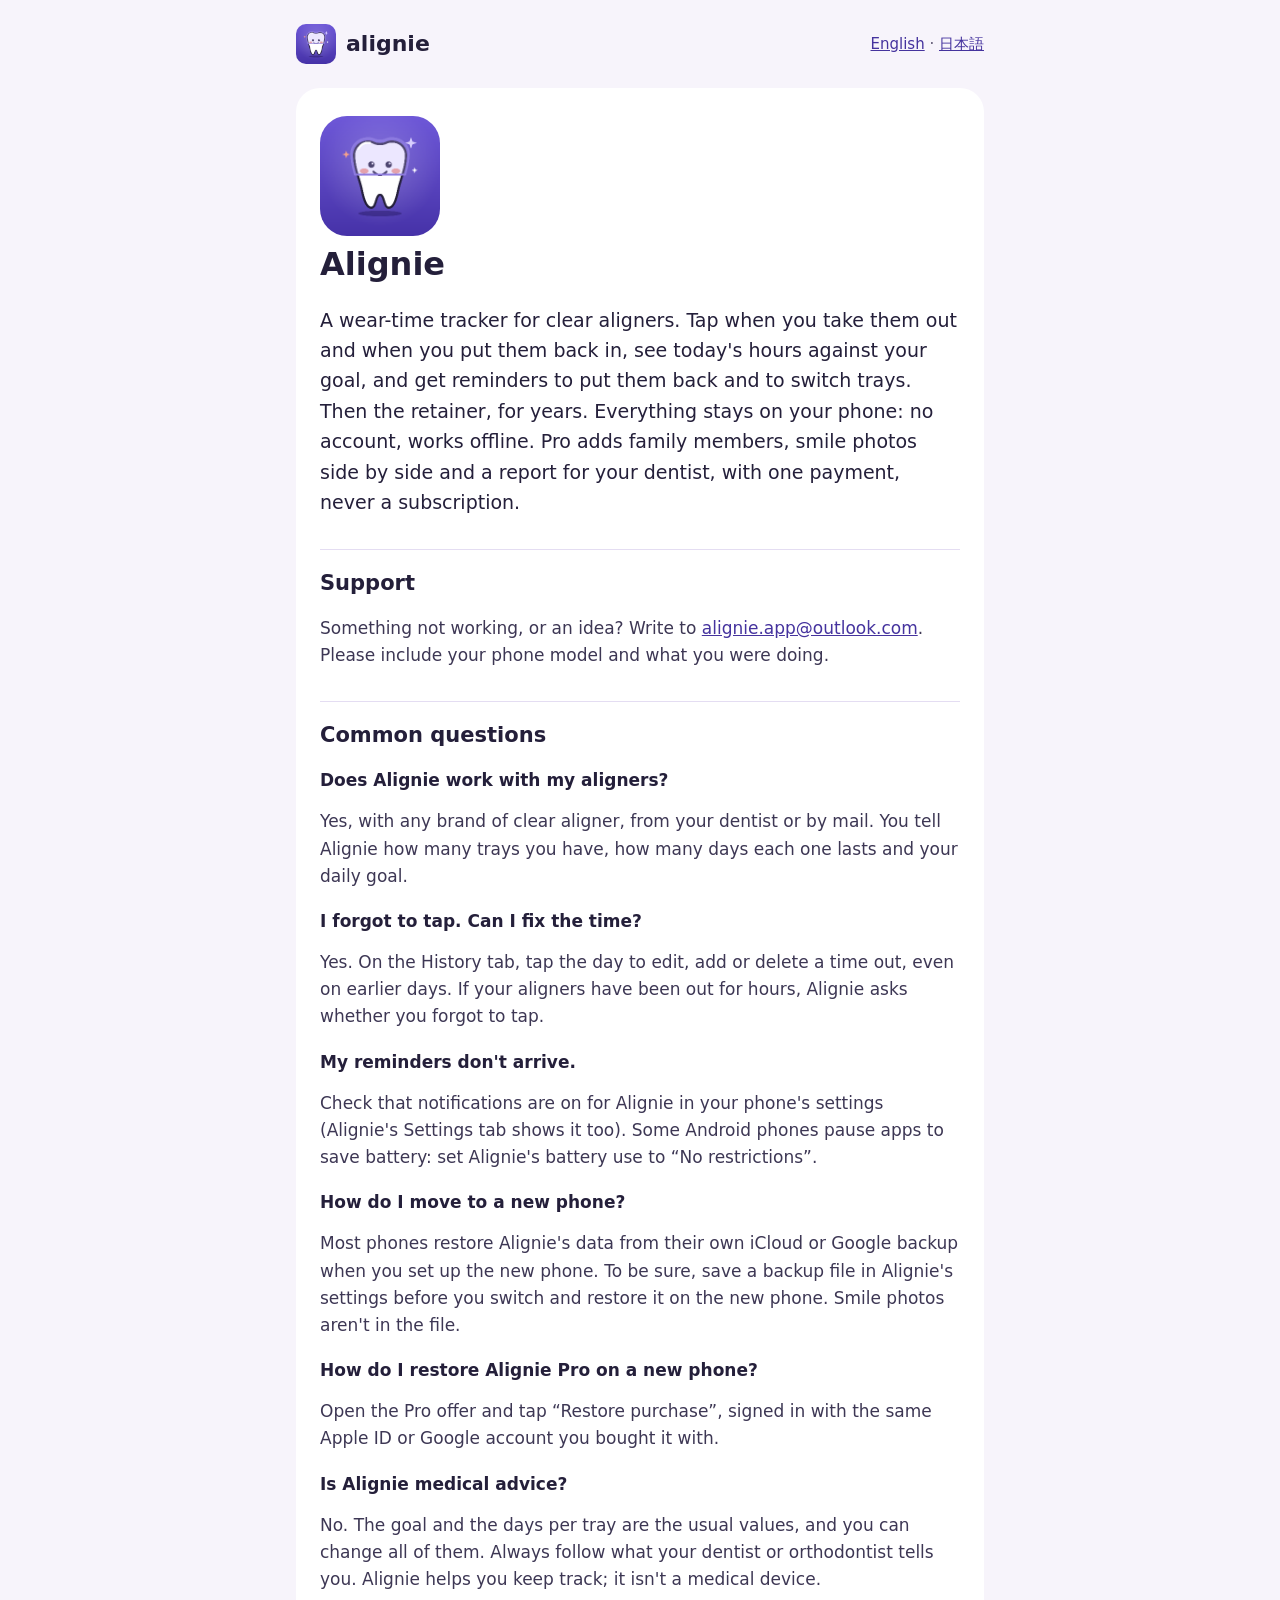
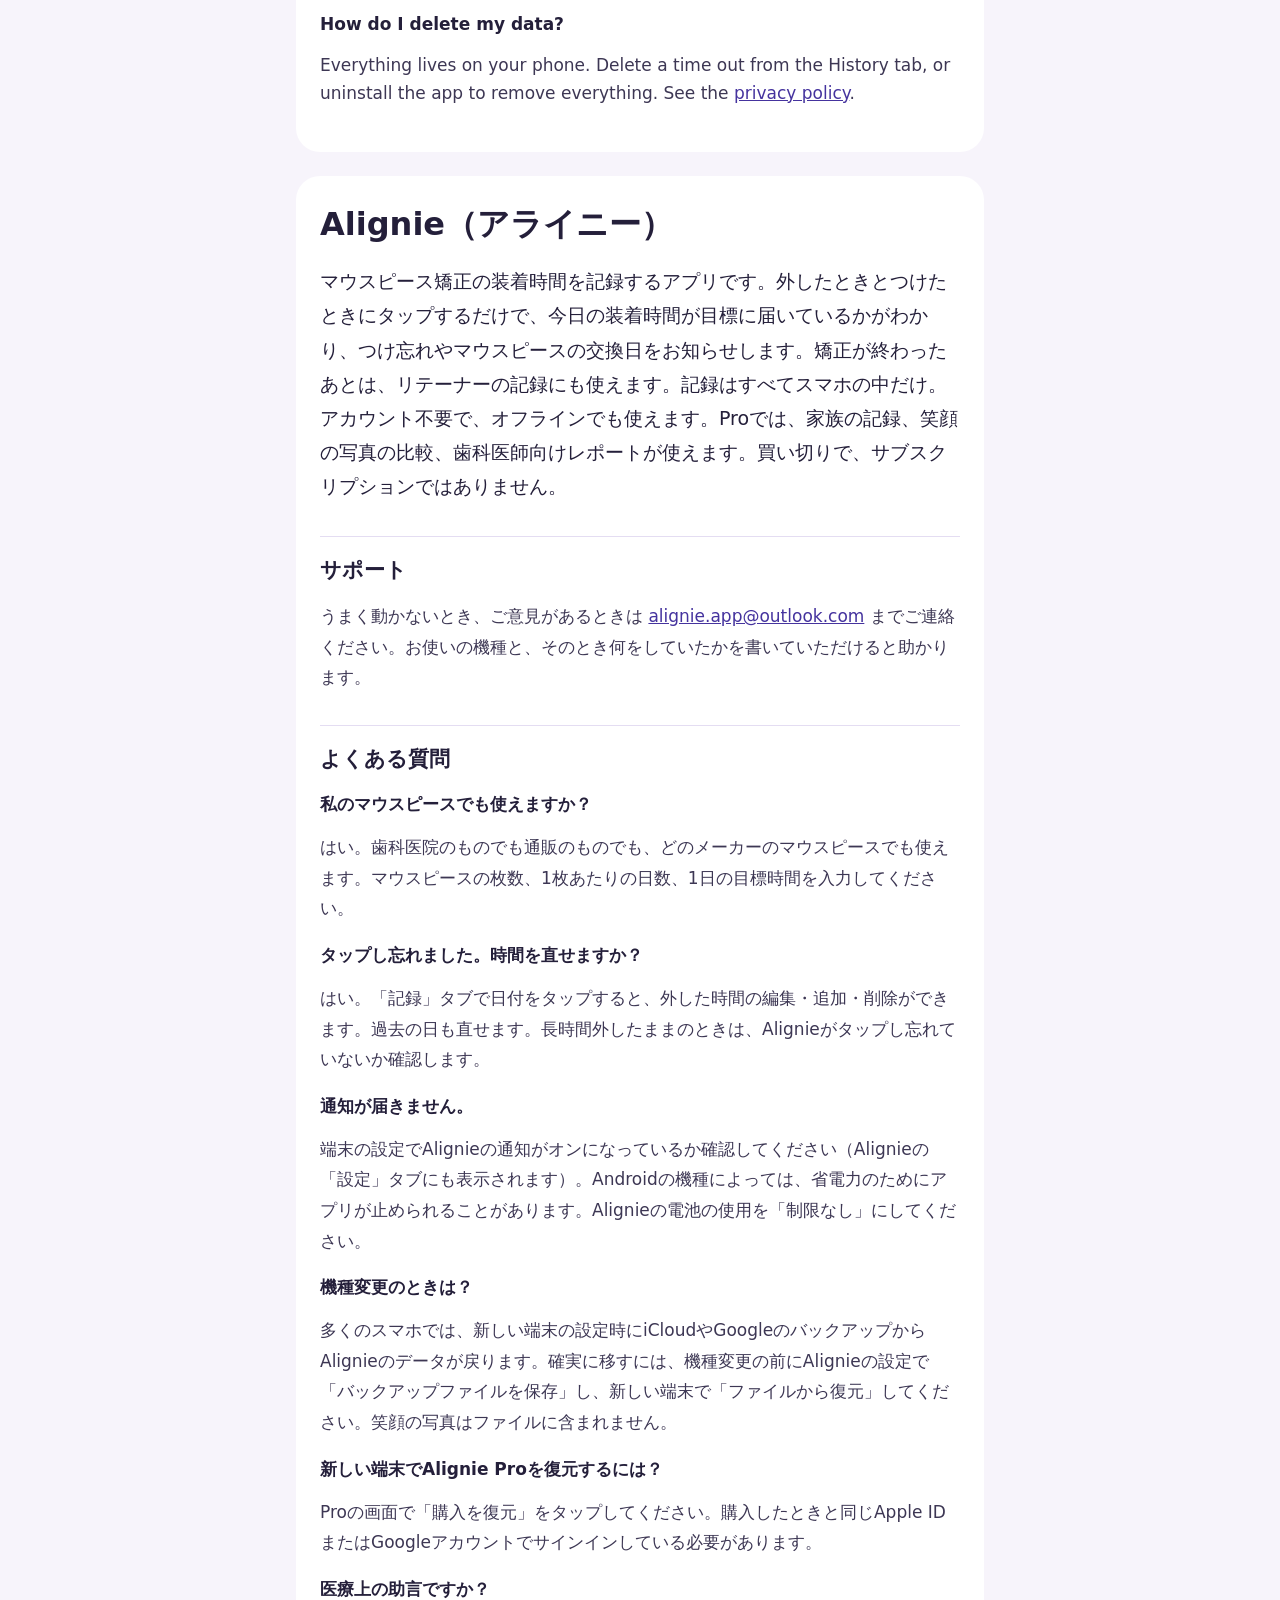
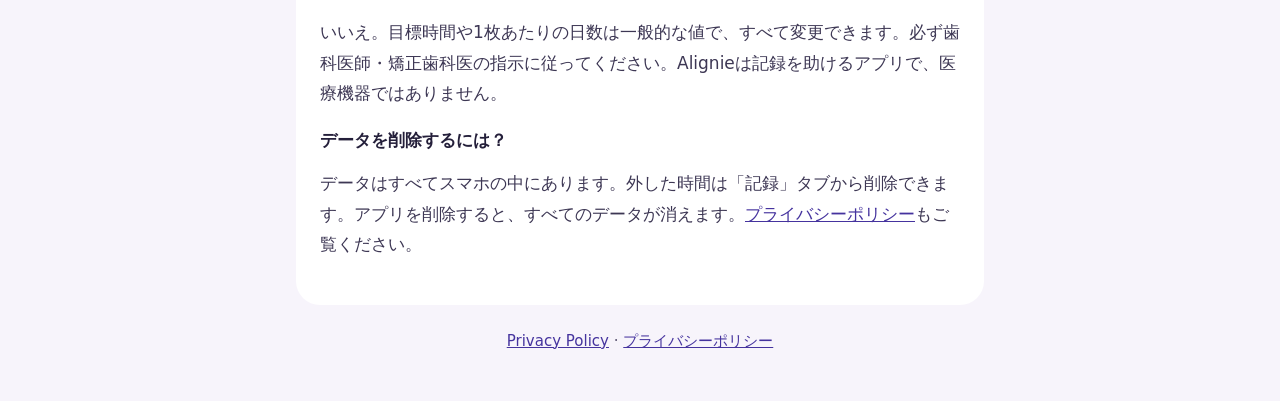
<file: index.html>
<!doctype html>
<html lang="en">
<head>
<meta charset="utf-8">
<meta name="viewport" content="width=device-width, initial-scale=1">
<title>Alignie · Aligner tracker</title>
<meta name="description" content="Alignie tracks your clear aligner wear time, reminds you to put them back in and tells you when to switch trays. No account, works offline.">
<link rel="icon" href="icon.png">
<link rel="stylesheet" href="style.css">
</head>
<body>
<main>
  <header>
    <a class="brand" href="./"><img src="icon.png" alt="" width="40" height="40">alignie</a>
    <nav aria-label="Language"><a href="#en">English</a> · <a href="#ja">日本語</a></nav>
  </header>

  <article id="en" lang="en">
    <img class="hero" src="icon.png" alt="Alignie app icon" width="120" height="120">
    <h1>Alignie</h1>
    <p class="lead">A wear-time tracker for clear aligners. Tap when you take them out and when you put them back in, see today's hours against your goal, and get reminders to put them back and to switch trays. Then the retainer, for years. Everything stays on your phone: no account, works offline. Pro adds family members, smile photos side by side and a report for your dentist, with one payment, never a subscription.</p>

    <h2>Support</h2>
    <p>Something not working, or an idea? Write to <a href="mailto:alignie.app@outlook.com">alignie.app@outlook.com</a>. Please include your phone model and what you were doing.</p>

    <h2>Common questions</h2>
    <h3>Does Alignie work with my aligners?</h3>
    <p>Yes, with any brand of clear aligner, from your dentist or by mail. You tell Alignie how many trays you have, how many days each one lasts and your daily goal.</p>
    <h3>I forgot to tap. Can I fix the time?</h3>
    <p>Yes. On the History tab, tap the day to edit, add or delete a time out, even on earlier days. If your aligners have been out for hours, Alignie asks whether you forgot to tap.</p>
    <h3>My reminders don't arrive.</h3>
    <p>Check that notifications are on for Alignie in your phone's settings (Alignie's Settings tab shows it too). Some Android phones pause apps to save battery: set Alignie's battery use to “No restrictions”.</p>
    <h3>How do I move to a new phone?</h3>
    <p>Most phones restore Alignie's data from their own iCloud or Google backup when you set up the new phone. To be sure, save a backup file in Alignie's settings before you switch and restore it on the new phone. Smile photos aren't in the file.</p>
    <h3>How do I restore Alignie Pro on a new phone?</h3>
    <p>Open the Pro offer and tap “Restore purchase”, signed in with the same Apple ID or Google account you bought it with.</p>
    <h3>Is Alignie medical advice?</h3>
    <p>No. The goal and the days per tray are the usual values, and you can change all of them. Always follow what your dentist or orthodontist tells you. Alignie helps you keep track; it isn't a medical device.</p>
    <h3>How do I delete my data?</h3>
    <p>Everything lives on your phone. Delete a time out from the History tab, or uninstall the app to remove everything. See the <a href="privacy.html">privacy policy</a>.</p>
  </article>

  <article id="ja" lang="ja">
    <h1>Alignie（アライニー）</h1>
    <p class="lead">マウスピース矯正の装着時間を記録するアプリです。外したときとつけたときにタップするだけで、今日の装着時間が目標に届いているかがわかり、つけ忘れやマウスピースの交換日をお知らせします。矯正が終わったあとは、リテーナーの記録にも使えます。記録はすべてスマホの中だけ。アカウント不要で、オフラインでも使えます。Proでは、家族の記録、笑顔の写真の比較、歯科医師向けレポートが使えます。買い切りで、サブスクリプションではありません。</p>

    <h2>サポート</h2>
    <p>うまく動かないとき、ご意見があるときは <a href="mailto:alignie.app@outlook.com">alignie.app@outlook.com</a> までご連絡ください。お使いの機種と、そのとき何をしていたかを書いていただけると助かります。</p>

    <h2>よくある質問</h2>
    <h3>私のマウスピースでも使えますか？</h3>
    <p>はい。歯科医院のものでも通販のものでも、どのメーカーのマウスピースでも使えます。マウスピースの枚数、1枚あたりの日数、1日の目標時間を入力してください。</p>
    <h3>タップし忘れました。時間を直せますか？</h3>
    <p>はい。「記録」タブで日付をタップすると、外した時間の編集・追加・削除ができます。過去の日も直せます。長時間外したままのときは、Alignieがタップし忘れていないか確認します。</p>
    <h3>通知が届きません。</h3>
    <p>端末の設定でAlignieの通知がオンになっているか確認してください（Alignieの「設定」タブにも表示されます）。Androidの機種によっては、省電力のためにアプリが止められることがあります。Alignieの電池の使用を「制限なし」にしてください。</p>
    <h3>機種変更のときは？</h3>
    <p>多くのスマホでは、新しい端末の設定時にiCloudやGoogleのバックアップからAlignieのデータが戻ります。確実に移すには、機種変更の前にAlignieの設定で「バックアップファイルを保存」し、新しい端末で「ファイルから復元」してください。笑顔の写真はファイルに含まれません。</p>
    <h3>新しい端末でAlignie Proを復元するには？</h3>
    <p>Proの画面で「購入を復元」をタップしてください。購入したときと同じApple IDまたはGoogleアカウントでサインインしている必要があります。</p>
    <h3>医療上の助言ですか？</h3>
    <p>いいえ。目標時間や1枚あたりの日数は一般的な値で、すべて変更できます。必ず歯科医師・矯正歯科医の指示に従ってください。Alignieは記録を助けるアプリで、医療機器ではありません。</p>
    <h3>データを削除するには？</h3>
    <p>データはすべてスマホの中にあります。外した時間は「記録」タブから削除できます。アプリを削除すると、すべてのデータが消えます。<a href="privacy.html#ja">プライバシーポリシー</a>もご覧ください。</p>
  </article>

  <footer><a href="privacy.html">Privacy Policy</a> · <a href="privacy.html#ja">プライバシーポリシー</a></footer>
</main>
</body>
</html>
</file>
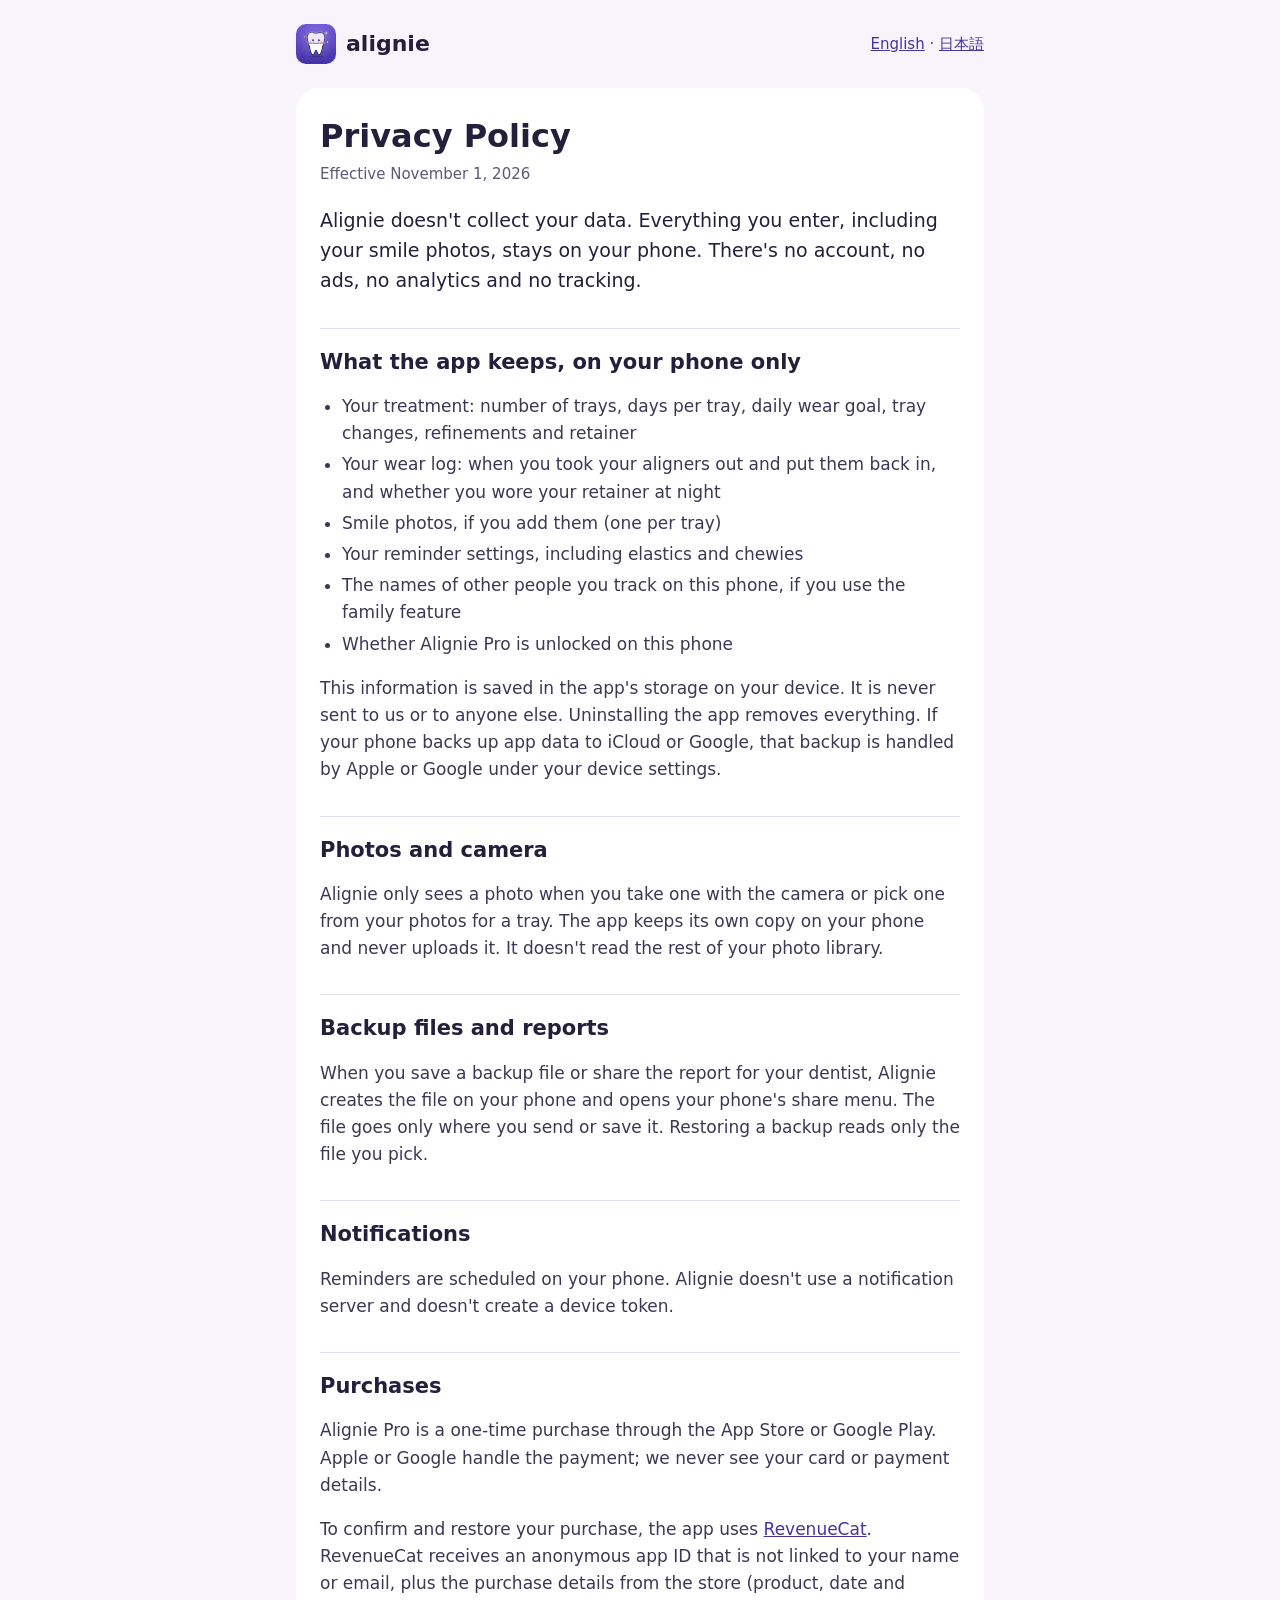
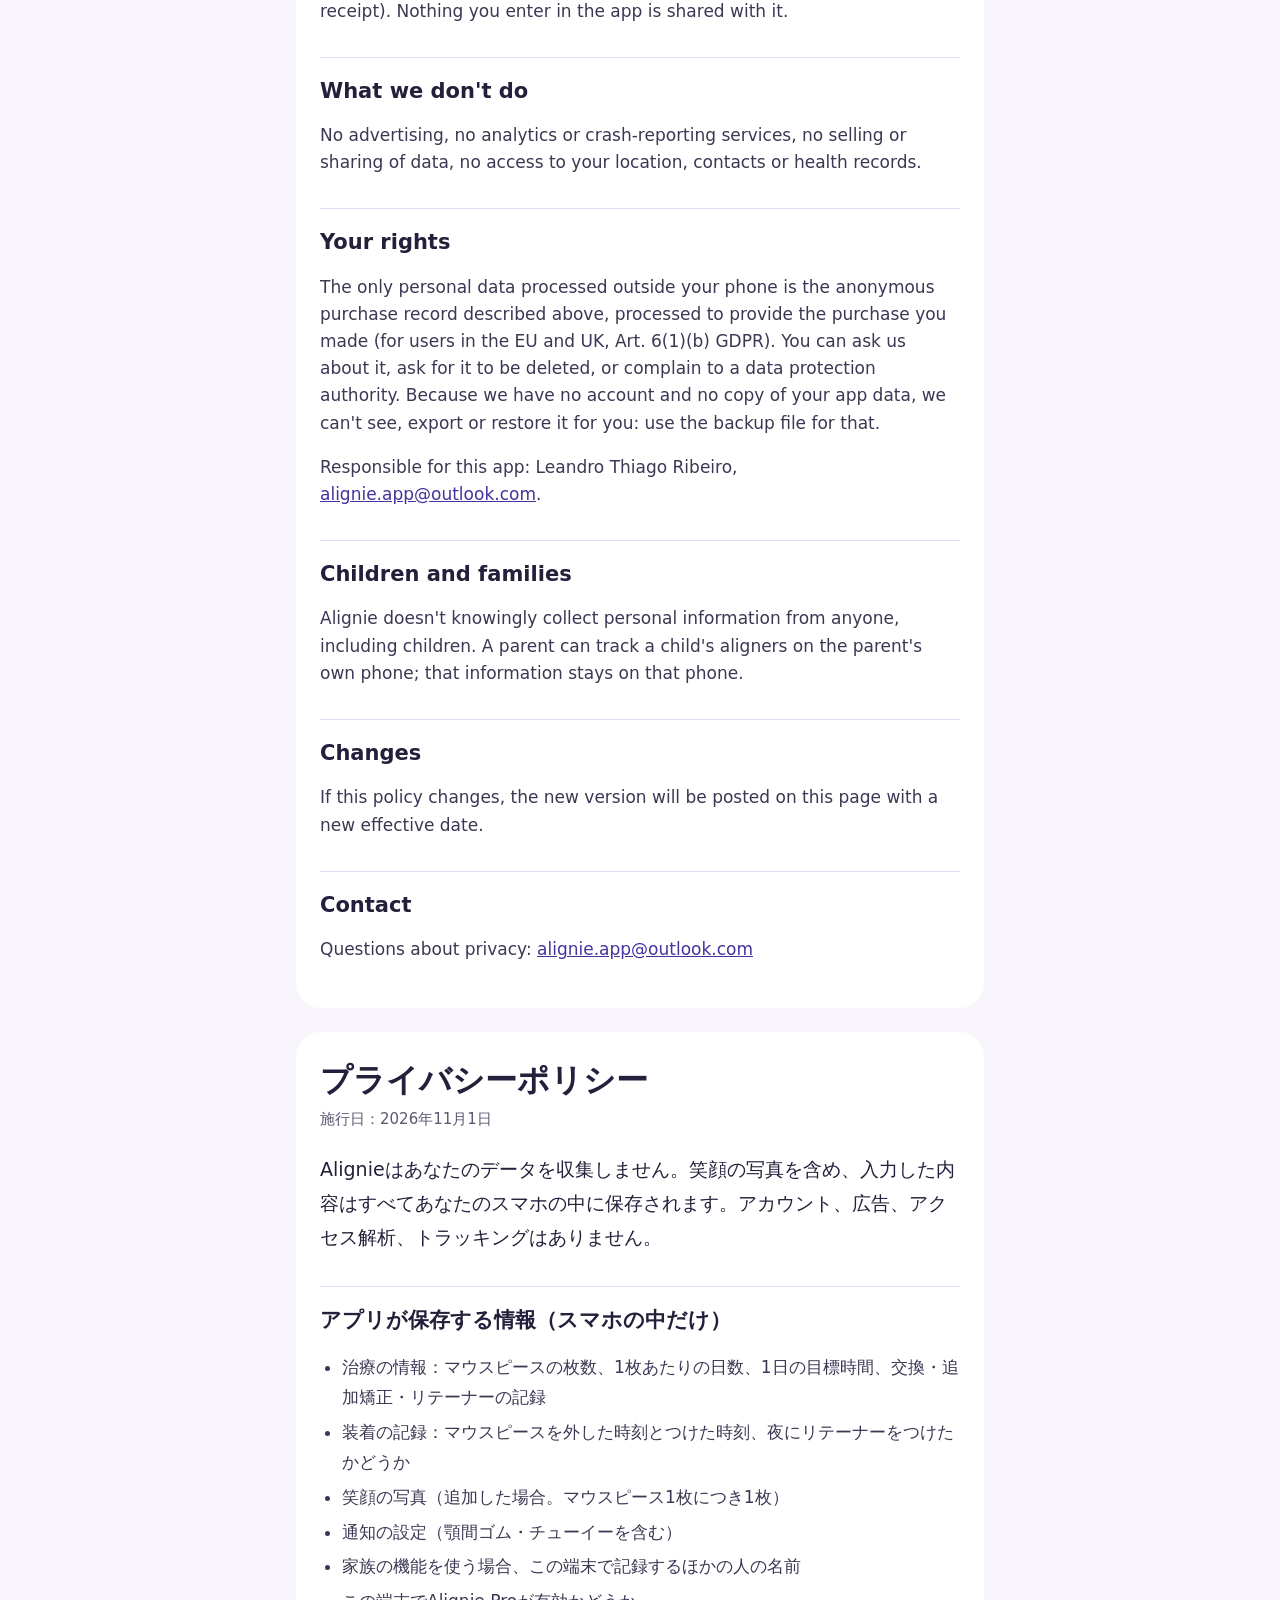
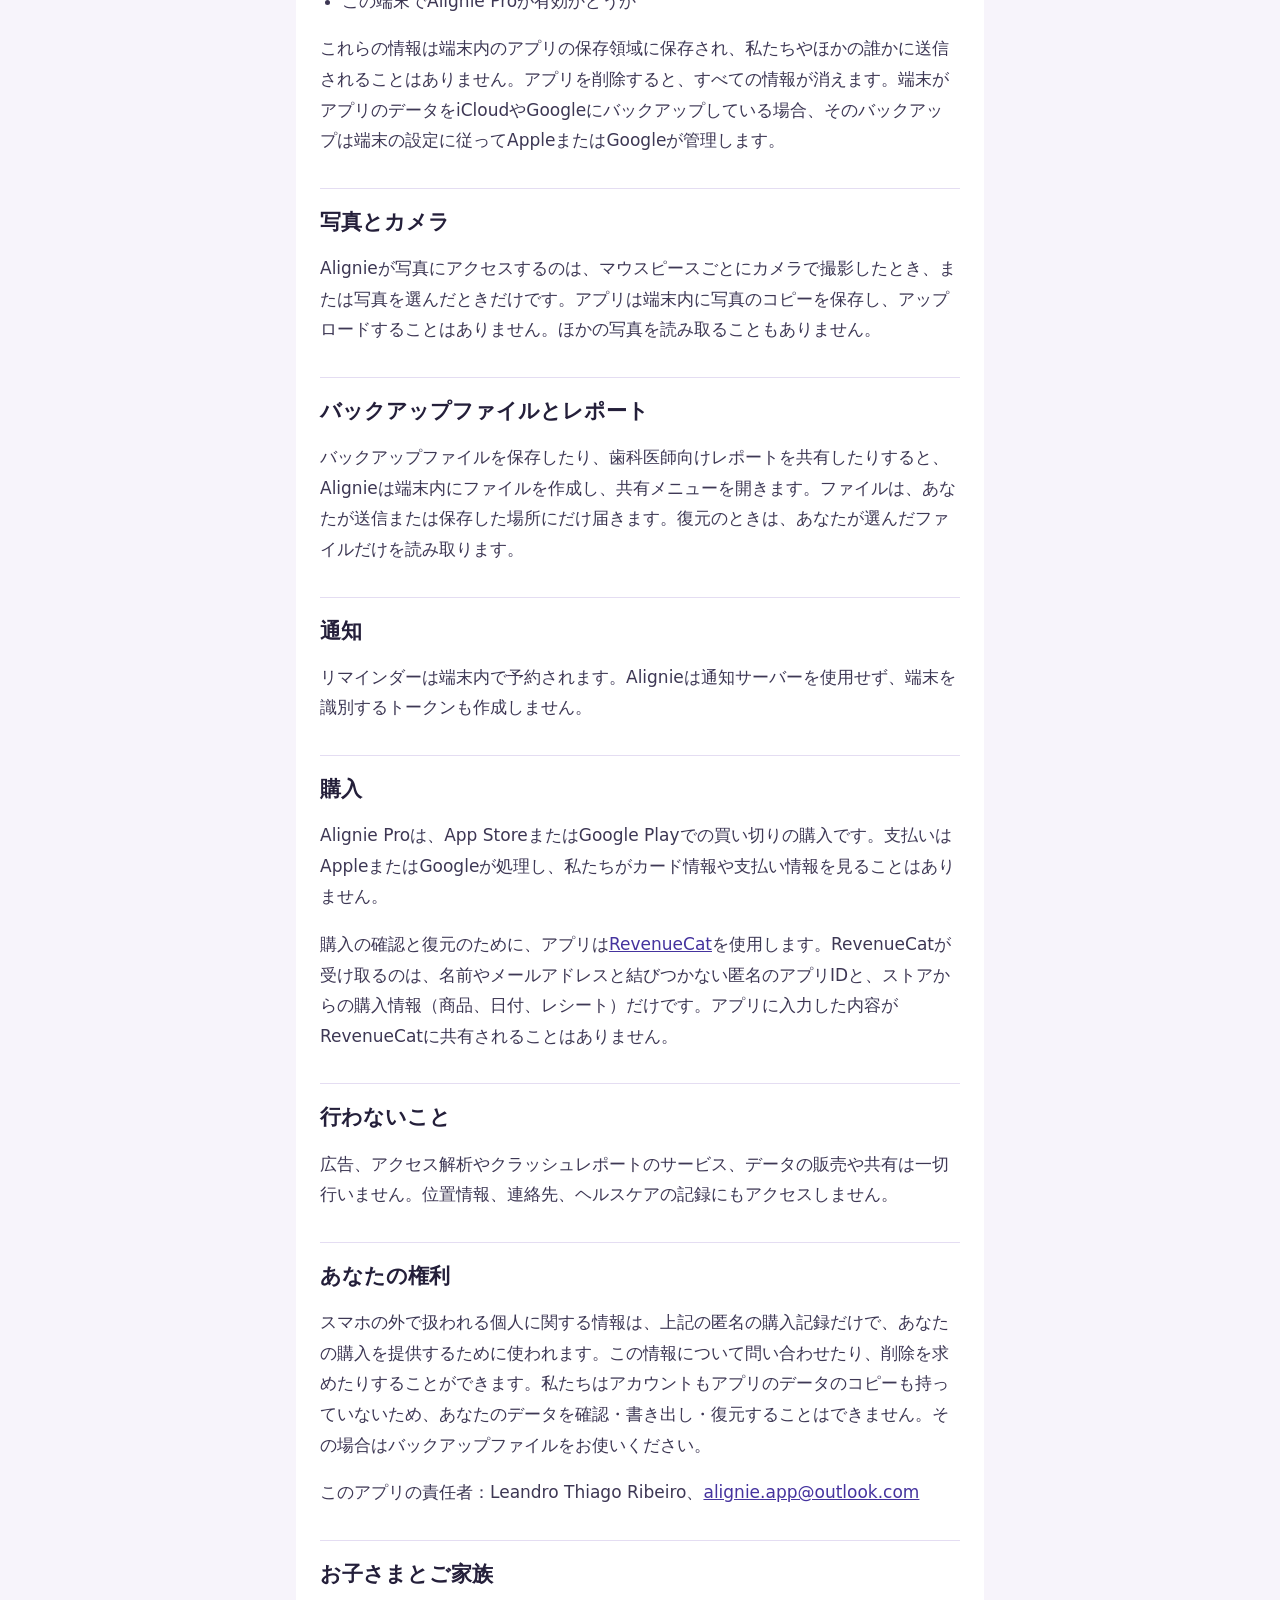
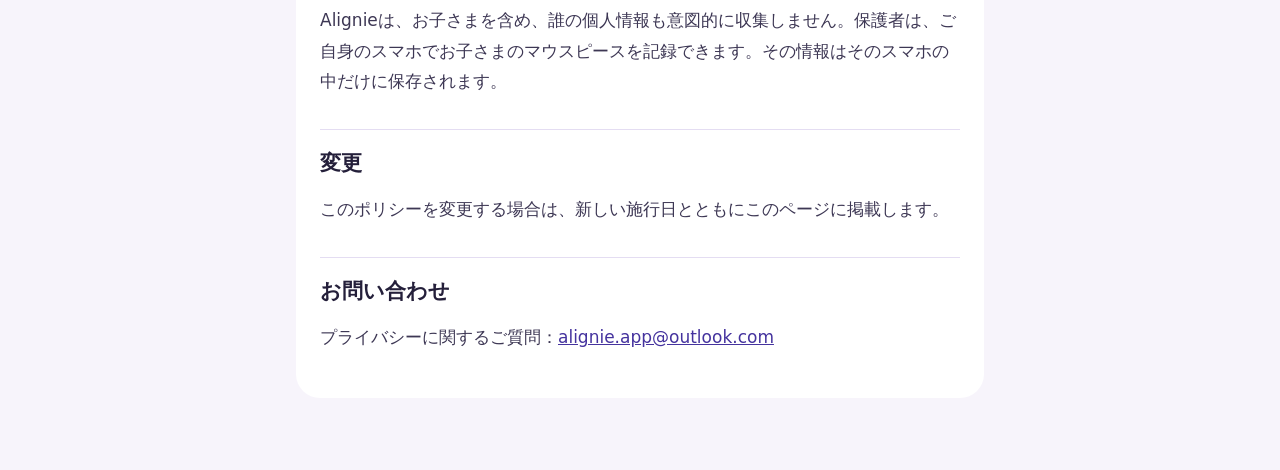
<file: privacy.html>
<!doctype html>
<html lang="en">
<head>
<meta charset="utf-8">
<meta name="viewport" content="width=device-width, initial-scale=1">
<title>Privacy Policy · Alignie</title>
<meta name="description" content="Alignie doesn't collect your data. Everything you enter, including your smile photos, stays on your phone.">
<link rel="icon" href="icon.png">
<link rel="stylesheet" href="style.css">
</head>
<body>
<main>
  <header>
    <a class="brand" href="./"><img src="icon.png" alt="" width="40" height="40">alignie</a>
    <nav aria-label="Language"><a href="#en">English</a> · <a href="#ja">日本語</a></nav>
  </header>

  <article id="en" lang="en">
    <h1>Privacy Policy</h1>
    <p class="meta">Effective November 1, 2026</p>

    <p class="lead">Alignie doesn't collect your data. Everything you enter, including your smile photos, stays on your phone. There's no account, no ads, no analytics and no tracking.</p>

    <h2>What the app keeps, on your phone only</h2>
    <ul>
      <li>Your treatment: number of trays, days per tray, daily wear goal, tray changes, refinements and retainer</li>
      <li>Your wear log: when you took your aligners out and put them back in, and whether you wore your retainer at night</li>
      <li>Smile photos, if you add them (one per tray)</li>
      <li>Your reminder settings, including elastics and chewies</li>
      <li>The names of other people you track on this phone, if you use the family feature</li>
      <li>Whether Alignie Pro is unlocked on this phone</li>
    </ul>
    <p>This information is saved in the app's storage on your device. It is never sent to us or to anyone else. Uninstalling the app removes everything. If your phone backs up app data to iCloud or Google, that backup is handled by Apple or Google under your device settings.</p>

    <h2>Photos and camera</h2>
    <p>Alignie only sees a photo when you take one with the camera or pick one from your photos for a tray. The app keeps its own copy on your phone and never uploads it. It doesn't read the rest of your photo library.</p>

    <h2>Backup files and reports</h2>
    <p>When you save a backup file or share the report for your dentist, Alignie creates the file on your phone and opens your phone's share menu. The file goes only where you send or save it. Restoring a backup reads only the file you pick.</p>

    <h2>Notifications</h2>
    <p>Reminders are scheduled on your phone. Alignie doesn't use a notification server and doesn't create a device token.</p>

    <h2>Purchases</h2>
    <p>Alignie Pro is a one-time purchase through the App Store or Google Play. Apple or Google handle the payment; we never see your card or payment details.</p>
    <p>To confirm and restore your purchase, the app uses <a href="https://www.revenuecat.com/privacy">RevenueCat</a>. RevenueCat receives an anonymous app ID that is not linked to your name or email, plus the purchase details from the store (product, date and receipt). Nothing you enter in the app is shared with it.</p>

    <h2>What we don't do</h2>
    <p>No advertising, no analytics or crash-reporting services, no selling or sharing of data, no access to your location, contacts or health records.</p>

    <h2>Your rights</h2>
    <p>The only personal data processed outside your phone is the anonymous purchase record described above, processed to provide the purchase you made (for users in the EU and UK, Art. 6(1)(b) GDPR). You can ask us about it, ask for it to be deleted, or complain to a data protection authority. Because we have no account and no copy of your app data, we can't see, export or restore it for you: use the backup file for that.</p>
    <p>Responsible for this app: Leandro Thiago Ribeiro, <a href="mailto:alignie.app@outlook.com">alignie.app@outlook.com</a>.</p>

    <h2>Children and families</h2>
    <p>Alignie doesn't knowingly collect personal information from anyone, including children. A parent can track a child's aligners on the parent's own phone; that information stays on that phone.</p>

    <h2>Changes</h2>
    <p>If this policy changes, the new version will be posted on this page with a new effective date.</p>

    <h2>Contact</h2>
    <p>Questions about privacy: <a href="mailto:alignie.app@outlook.com">alignie.app@outlook.com</a></p>
  </article>

  <article id="ja" lang="ja">
    <h1>プライバシーポリシー</h1>
    <p class="meta">施行日：2026年11月1日</p>

    <p class="lead">Alignieはあなたのデータを収集しません。笑顔の写真を含め、入力した内容はすべてあなたのスマホの中に保存されます。アカウント、広告、アクセス解析、トラッキングはありません。</p>

    <h2>アプリが保存する情報（スマホの中だけ）</h2>
    <ul>
      <li>治療の情報：マウスピースの枚数、1枚あたりの日数、1日の目標時間、交換・追加矯正・リテーナーの記録</li>
      <li>装着の記録：マウスピースを外した時刻とつけた時刻、夜にリテーナーをつけたかどうか</li>
      <li>笑顔の写真（追加した場合。マウスピース1枚につき1枚）</li>
      <li>通知の設定（顎間ゴム・チューイーを含む）</li>
      <li>家族の機能を使う場合、この端末で記録するほかの人の名前</li>
      <li>この端末でAlignie Proが有効かどうか</li>
    </ul>
    <p>これらの情報は端末内のアプリの保存領域に保存され、私たちやほかの誰かに送信されることはありません。アプリを削除すると、すべての情報が消えます。端末がアプリのデータをiCloudやGoogleにバックアップしている場合、そのバックアップは端末の設定に従ってAppleまたはGoogleが管理します。</p>

    <h2>写真とカメラ</h2>
    <p>Alignieが写真にアクセスするのは、マウスピースごとにカメラで撮影したとき、または写真を選んだときだけです。アプリは端末内に写真のコピーを保存し、アップロードすることはありません。ほかの写真を読み取ることもありません。</p>

    <h2>バックアップファイルとレポート</h2>
    <p>バックアップファイルを保存したり、歯科医師向けレポートを共有したりすると、Alignieは端末内にファイルを作成し、共有メニューを開きます。ファイルは、あなたが送信または保存した場所にだけ届きます。復元のときは、あなたが選んだファイルだけを読み取ります。</p>

    <h2>通知</h2>
    <p>リマインダーは端末内で予約されます。Alignieは通知サーバーを使用せず、端末を識別するトークンも作成しません。</p>

    <h2>購入</h2>
    <p>Alignie Proは、App StoreまたはGoogle Playでの買い切りの購入です。支払いはAppleまたはGoogleが処理し、私たちがカード情報や支払い情報を見ることはありません。</p>
    <p>購入の確認と復元のために、アプリは<a href="https://www.revenuecat.com/privacy">RevenueCat</a>を使用します。RevenueCatが受け取るのは、名前やメールアドレスと結びつかない匿名のアプリIDと、ストアからの購入情報（商品、日付、レシート）だけです。アプリに入力した内容がRevenueCatに共有されることはありません。</p>

    <h2>行わないこと</h2>
    <p>広告、アクセス解析やクラッシュレポートのサービス、データの販売や共有は一切行いません。位置情報、連絡先、ヘルスケアの記録にもアクセスしません。</p>

    <h2>あなたの権利</h2>
    <p>スマホの外で扱われる個人に関する情報は、上記の匿名の購入記録だけで、あなたの購入を提供するために使われます。この情報について問い合わせたり、削除を求めたりすることができます。私たちはアカウントもアプリのデータのコピーも持っていないため、あなたのデータを確認・書き出し・復元することはできません。その場合はバックアップファイルをお使いください。</p>
    <p>このアプリの責任者：Leandro Thiago Ribeiro、<a href="mailto:alignie.app@outlook.com">alignie.app@outlook.com</a></p>

    <h2>お子さまとご家族</h2>
    <p>Alignieは、お子さまを含め、誰の個人情報も意図的に収集しません。保護者は、ご自身のスマホでお子さまのマウスピースを記録できます。その情報はそのスマホの中だけに保存されます。</p>

    <h2>変更</h2>
    <p>このポリシーを変更する場合は、新しい施行日とともにこのページに掲載します。</p>

    <h2>お問い合わせ</h2>
    <p>プライバシーに関するご質問：<a href="mailto:alignie.app@outlook.com">alignie.app@outlook.com</a></p>
  </article>
</main>
</body>
</html>
</file>
<file: style.css>
/* Alignie site: the app's direction A palette (lilac ground, violet, coral only in the app). */
:root {
  --bg: #f7f4fb;
  --card: #ffffff;
  --text: #241f3a;
  --body: #3d3754;
  --muted: #5e5873;
  --line: #e4ddf2;
  --link: #45339e;
  color-scheme: light dark;
}

@media (prefers-color-scheme: dark) {
  :root {
    --bg: #16131f;
    --card: #221d30;
    --text: #f1edfa;
    --body: #dcd6ea;
    --muted: #b3abc9;
    --line: #342c49;
    --link: #c9bcff;
  }
}

* { box-sizing: border-box; }

body {
  margin: 0;
  background: var(--bg);
  color: var(--body);
  font: 17px/1.6 "Nunito", ui-rounded, system-ui, -apple-system, "Segoe UI", "Hiragino Sans", "Noto Sans JP", sans-serif;
}

[lang="ja"] { line-height: 1.8; }

main {
  max-width: 720px;
  margin: 0 auto;
  padding: 24px 16px 48px;
}

header {
  display: flex;
  flex-wrap: wrap;
  align-items: center;
  justify-content: space-between;
  gap: 12px;
  margin-bottom: 24px;
}

.brand {
  display: inline-flex;
  align-items: center;
  gap: 10px;
  color: var(--text);
  font-weight: 800;
  font-size: 22px;
  text-decoration: none;
}

.brand img { border-radius: 10px; }

nav { color: var(--muted); font-size: 15px; }

article {
  background: var(--card);
  border-radius: 24px;
  padding: 28px 24px;
  margin-bottom: 24px;
}

.hero {
  display: block;
  border-radius: 27px;
  margin-bottom: 8px;
}

h1, h2, h3 { color: var(--text); line-height: 1.3; }
h1 { font-size: 32px; margin: 0 0 4px; }
h2 { font-size: 21px; margin: 32px 0 8px; padding-top: 20px; border-top: 1px solid var(--line); }
h3 { font-size: 17px; margin: 20px 0 4px; }

.meta { color: var(--muted); font-size: 15px; margin: 0 0 16px; }
.lead { font-size: 19px; color: var(--text); }

a { color: var(--link); }

ul { padding-left: 22px; }
li + li { margin-top: 4px; }

footer { text-align: center; color: var(--muted); font-size: 15px; }
</file>
